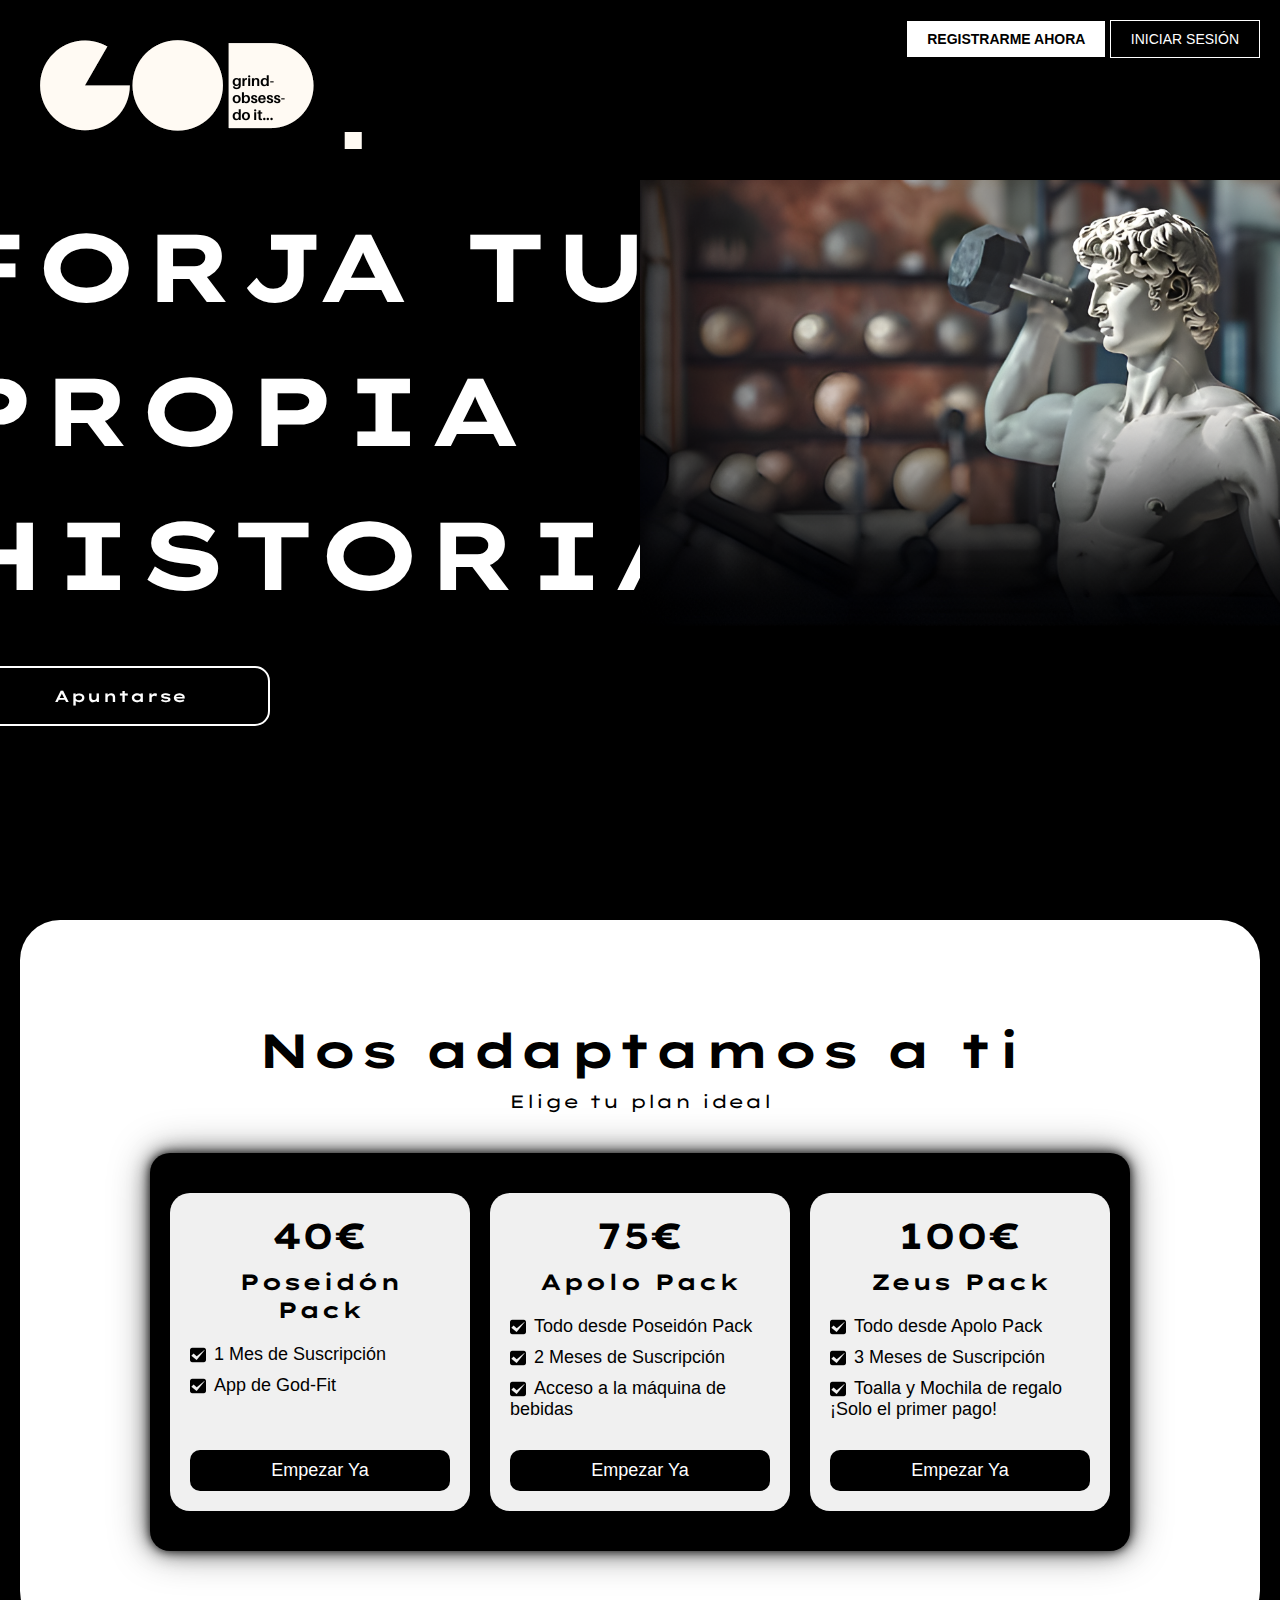
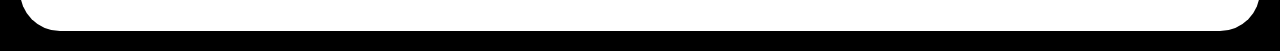
<file: index.html>
<!DOCTYPE html>
<html lang="en">
<head>
    <meta charset="UTF-8">
    <meta name="viewport" content="width=device-width, initial-scale=1.0">
    <title>GOD FIT</title>
    <link rel="stylesheet" href="styles.css">
    <link rel="preconnect" href="https://fonts.googleapis.com">
    <link rel="preconnect" href="https://fonts.gstatic.com" crossorigin>
    <link href="https://fonts.googleapis.com/css2?family=Lexend+Zetta:wght@100..900&display=swap" rel="stylesheet">
    <link rel="stylesheet" href="https://cdnjs.cloudflare.com/ajax/libs/font-awesome/5.15.3/css/all.min.css">

</head>
<body>
    <div class="header">
        <div class="logo">
            <a href="index.html">
                <img alt="GOD" src="Sources/god.png"/>
            </a>
        </div>
        <div class="nav-buttons">
            <button class="reg_ahora" onclick="location.href='RegScreen/register.php'">REGISTRARME AHORA</button>
            <button class="ini_sesion" onclick="location.href='LogScreen/login.php'">INICIAR SESIÓN</button>
        </div>
    </div>
    <div class="content">
        <div class="left-section">
            <div class="text-section">
                <h1>FORJA TU PROPIA HISTORIA</h1>
            </div>
            <button class="apuntarse" role="button" onclick="scrollToPlans()">Apuntarse</button>                
        </div>
        <div class="image-section">
            <img alt="Statue of David lifting a dumbbell in a gym setting" src="Sources/dios.png"/>
        </div>
    </div>

    <div class="container" id="plans-section">
        <h1>Nos adaptamos a ti</h1>
        <p>Elige tu plan ideal</p>
        <div class="plans-wrapper">
            <div class="plans">
                <div class="plan">
                    <h2>40€</h2>
                    <h3>Poseidón Pack</h3>
                    <ul>
                        <li><img src="Sources/icon.png" alt="icon.png icon" class="icon">1 Mes de Suscripción</li>
                        <li><img src="Sources/icon.png" alt="icon.png icon" class="icon">App de God-Fit</li>
                    </ul>
                    <button>Empezar Ya</button>
                </div>
                <div class="plan">
                    <h2>75€</h2>
                    <h3>Apolo Pack</h3>
                    <ul>
                        <li><img src="Sources/icon.png" alt="icon.png icon" class="icon">Todo desde Poseidón Pack</li>
                        <li><img src="Sources/icon.png" alt="icon.png icon" class="icon">2 Meses de Suscripción</li>
                        <li><img src="Sources/icon.png" alt="icon.png icon" class="icon">Acceso a la máquina de bebidas</li>
                    </ul>
                    <button>Empezar Ya</button>
                </div>
                <div class="plan">
                    <h2>100€</h2>
                    <h3>Zeus Pack</h3>
                    <ul>
                        <li><img src="Sources/icon.png" alt="icon.png icon" class="icon">Todo desde Apolo Pack</li>
                        <li><img src="Sources/icon.png" alt="icon.png icon" class="icon">3 Meses de Suscripción</li>
                        <li><img src="Sources/icon.png" alt="icon.png icon" class="icon">Toalla y Mochila de regalo  ¡Solo el primer pago!</li>
                    </ul>
                    <button>Empezar Ya</button>
                </div>
            </div>
        </div>
    </div>
    

    <script>
        const textSection = document.querySelector('.text-section');
        setTimeout(() => {
            textSection.classList.add('aparece');
        }, 500);

        function scrollToPlans() {
            document.getElementById('plans-section').scrollIntoView({ behavior: 'smooth' });
        }
    </script>
</body>
</html>
</file>
<file: styles.css>
* {
    margin: 0;
    padding: 0;
    box-sizing: border-box;
}

body {
    font-family: Arial, sans-serif;
    background-color: #000;
    color: #fff;
}


.header {
    display: flex;
    justify-content: space-between;
    width: 100%;
    margin-top: 0;
    padding-top: 0; /* Asegúrate de que no haya márgenes innecesarios */
}
.logo {
    display: inline;
    align-items: left;
    height: 100px; /* o cualquier otro valor que desees */
}
.logo img {
    padding-top: 40px;
    padding-left: 40px;
;
}
.nav-buttons {
    display: inline; /* Alinear los botones horizontalmente */
    gap: 10px; /* Espaciado entre los botones */
    padding-top: 20px;
    padding-right: 20px;
}

.nav-buttons .reg_ahora {
    background-color: #fff; /* Fondo blanco para REGISTRARME AHORA */
    color: #000; /* Texto negro */
    border: none;
    padding: 10px 20px;
    font-size: 14px;
    cursor: pointer;
    font-weight: bold;
}

.nav-buttons .ini_sesion {
    background-color: #000; /* Fondo negro para INICIAR SESIÓN */
    color: #fff; /* Texto blanco */
    border: 1px solid #fff; /* Borde blanco */
    padding: 10px 20px;
    font-size: 14px;
    cursor: pointer;
}
.content {
    display: flex;
    align-items: center;
    justify-content: space-between;
    width: 100%;
    height: 100%;
    flex-direction: row;
}
.left-section {
    width: 50%;
    height: 600px;
    display: flex;
    flex-direction: column;
    align-items: center;
    justify-content: center;
  }
.text-section {
    flex-grow: 1;
    padding: 20px;
    text-align: left;
    font-size: 48px;
    margin: 0;
    font-family: "Lexend Zetta", serif;
    font-weight: 700;
    line-height: 1.5;
    margin-bottom: 20px;
    padding-left: 30px;
    opacity: 0;
    transform: translateY(50px);
    transition: opacity 1s, transform 1s;
}

    .text-section.aparece {
    opacity: 1;
    transform: translateY(0);
}

.apuntarse {
    background-color: #000;
    border: 2px solid #fff; 
    border-radius: 15px; /* Relleno redondeado */
    box-sizing: border-box;
    color: #ffffff;
    cursor: pointer;
    display: inline-block;
    font-family: "Lexend Zetta", serif;
    font-size: 16px;
    font-weight: 600;
    min-height: 60px;
    padding: 16px 24px;
    text-align: center;
    transition: all 300ms cubic-bezier(.23, 1, 0.32, 1);
    touch-action: manipulation;
    width: 300px;
    height: 200px;
    will-change: transform;
    margin-bottom: 100px;
    margin-right: 400px;
  }
  
  .apuntarse:disabled {
    pointer-events: none;
  }
  
  .apuntarse:hover {
    color: #000000;
    background-color: #ffffff;
    box-shadow: rgba(0, 0, 0, 0.25) 0 8px 15px;
    transform: translateY(-2px);
  }
  
  .apuntarse:active {
    box-shadow: none;
    transform: translateY(0);
  }
.image-section {
    width: 50%;
    height: 800px;
    display: flex;
    justify-content: flex-end;
    position: relative;
    padding-top: 80px;
  }
  
  .image-section img {
    width: 50vw; /* Toma el ancho completo de la ventana */
    height: 50vh; /* Toma el alto completo de la ventana */
    object-fit: cover;
    position: relative;
    top: 0;
    left: 0;
}
.container {
    text-align: center;
    margin: 20px;
    position: relative;
    background: #fff; 
    padding: 80px 20px; /* Más espacio blanco */
    padding-top: 100px;
    border-radius: 40px;
}



.container h1 {
    font-size: 48px;
    margin-bottom: 10px;
    color: #000;
    font-family: "Lexend Zetta", serif;

}

.container p {
    font-size: 18px;
    margin-bottom: 40px;
    color: #000;
    font-family: "Lexend Zetta", serif;

}

.plans-wrapper {
    background-color: #000;
    border-radius: 20px;
    padding: 40px 20px;
    display: flex;
    justify-content: center;
    align-items: center;
    width: fit-content;
    margin: 0 auto;
    box-shadow: 
    0 0 10px rgba(0, 0, 0, 0.8), 
    0 0 20px rgba(0, 0, 0, 0.6), 
    0 0 40px rgba(0, 0, 0, 0.4);
}

.plans {
    display: flex;
    flex-wrap: wrap;
    justify-content: center;
    gap: 20px;
}

.plan {
    background-color: #f0f0f0;
    border-radius: 20px;
    padding: 20px;
    width: 300px;
    box-shadow: 0 0 10px rgba(0, 0, 0, 0.1);
    display: flex;
    flex-direction: column;
    justify-content: space-between;
    transition: transform 0.3s ease;
    color: #000;

}

.plan:hover {
    transform: scale(1.05);
}

.plan h2 {
    font-size: 36px;
    margin-bottom: 10px;
    font-family: "Lexend Zetta", serif;

}

.plan h3 {
    font-size: 22px;
    margin-bottom: 20px;
    font-family: "Lexend Zetta", serif;

}

.plan ul {
    list-style: none;
    padding: 0;
    margin: 0 0 20px 0;
    text-align: left;
    flex-grow: 1;
}

.plan ul li {
    font-size: 18px;
    margin-bottom: 10px;
}

.plan button {
    background-color: #000;
    color: #fff;
    border: none;
    padding: 10px 20px;
    font-size: 18px;
    border-radius: 10px;
    cursor: pointer;
}
.icon {
    width: 16px;
    height: 16px;
    margin-right: 8px;
    vertical-align: middle;
}

@media (max-width: 768px) {
    .content {
        flex-direction: column;
    }
    .text-section h1 {
        font-size: 36px;
    }
    .plan {
        width: 100%;
        margin-bottom: 20px;
    }
    
}
</file>
